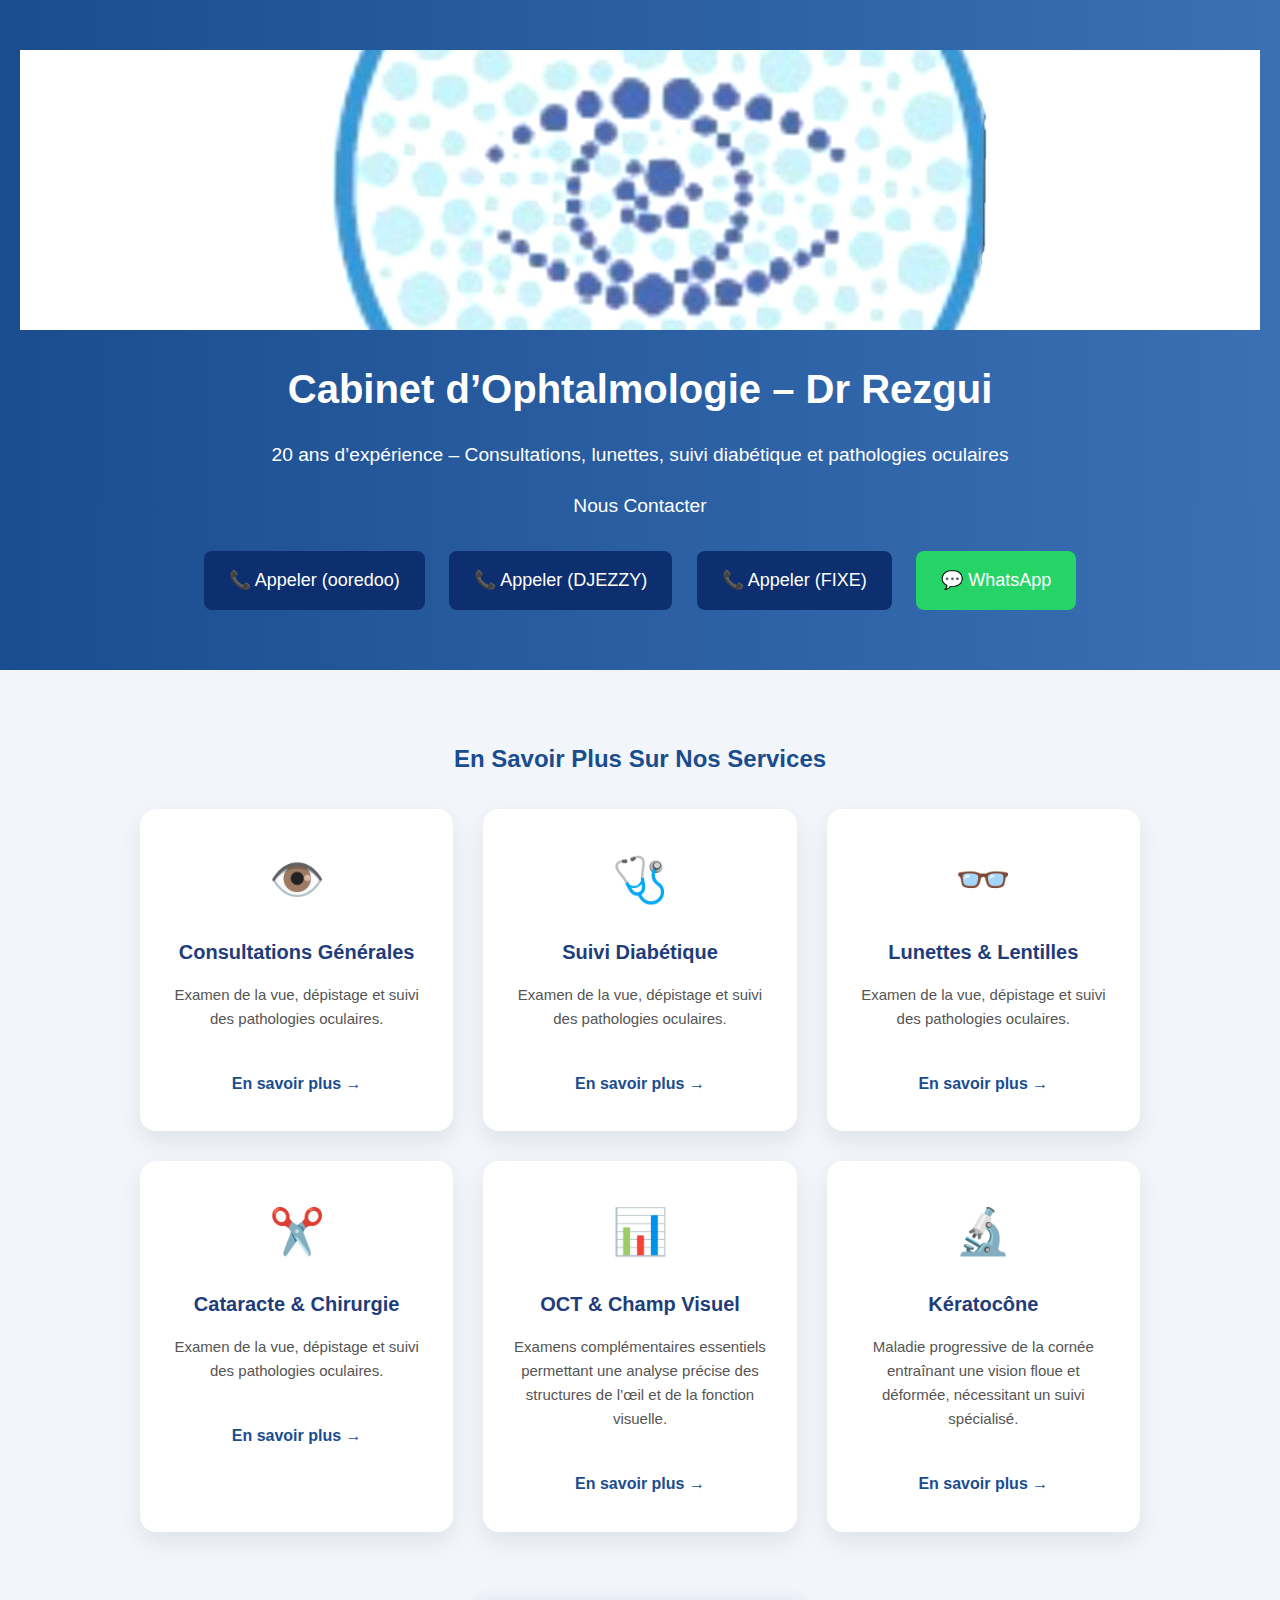
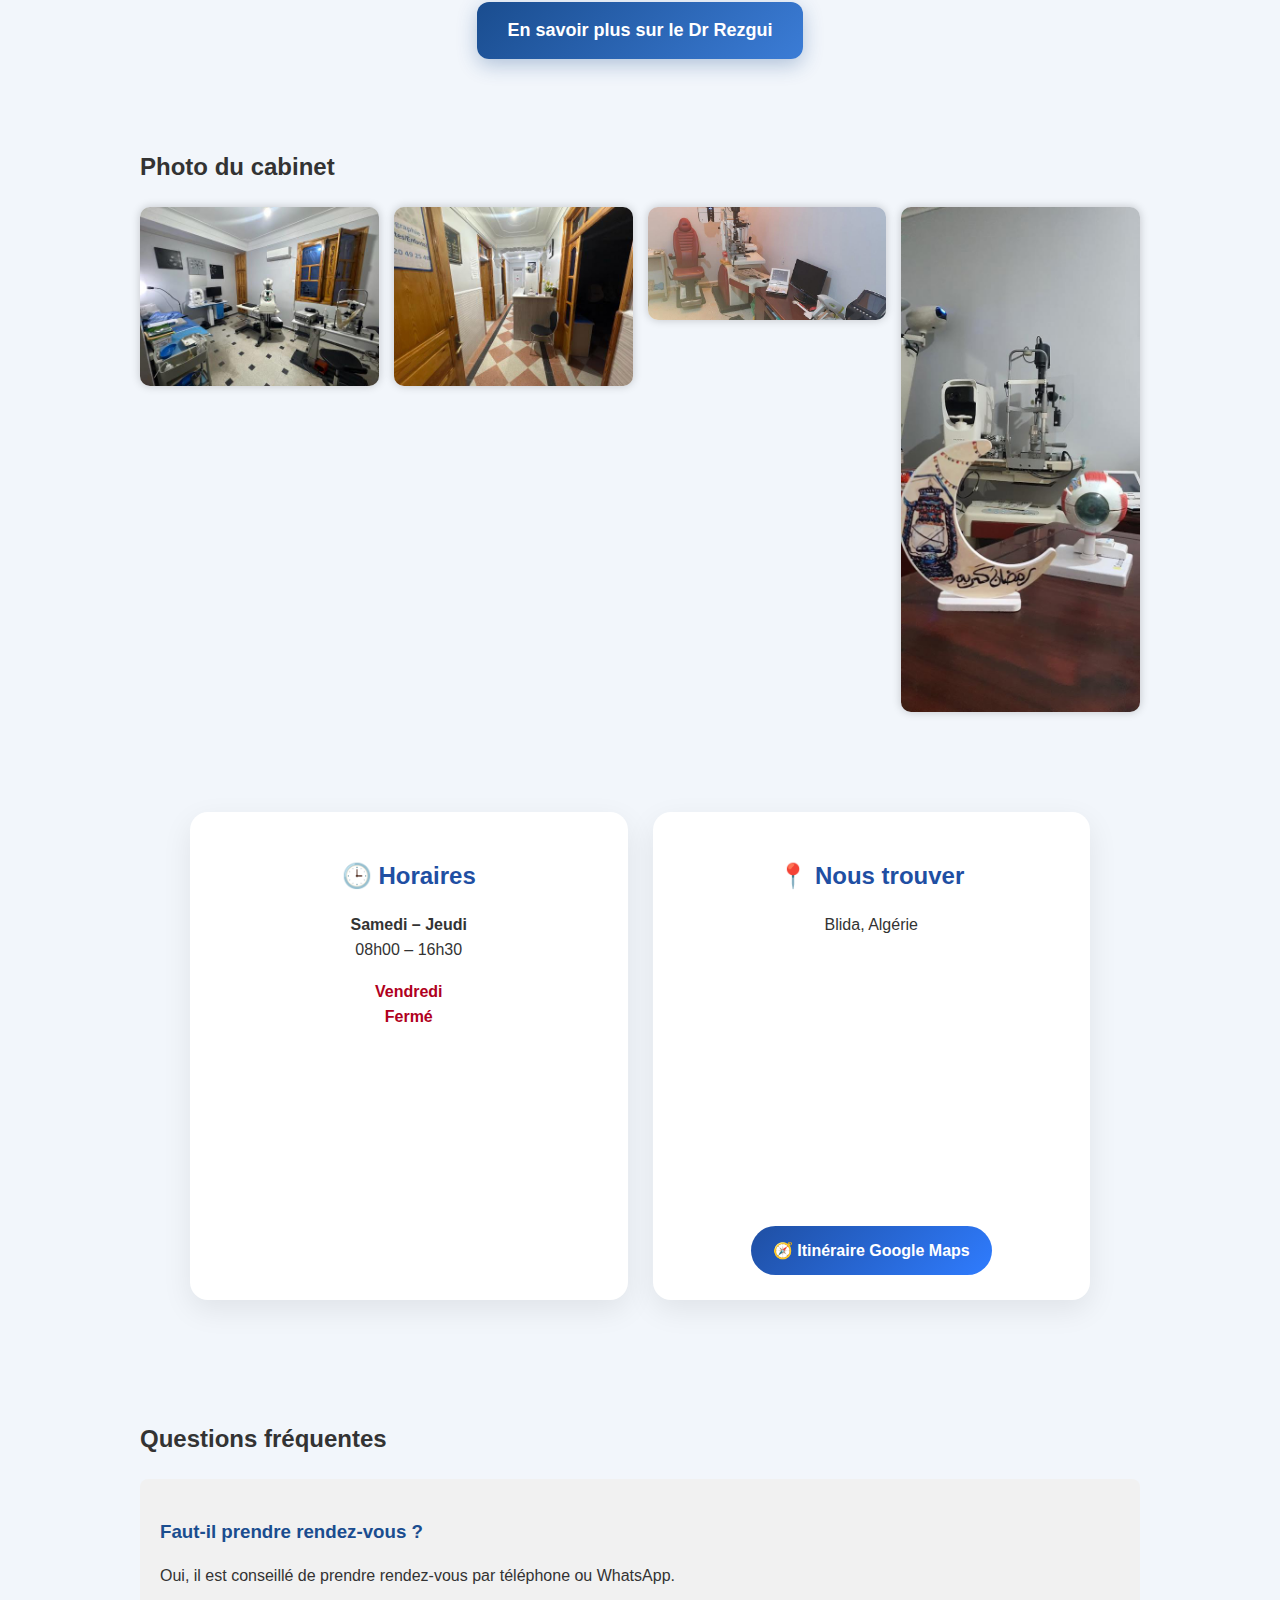
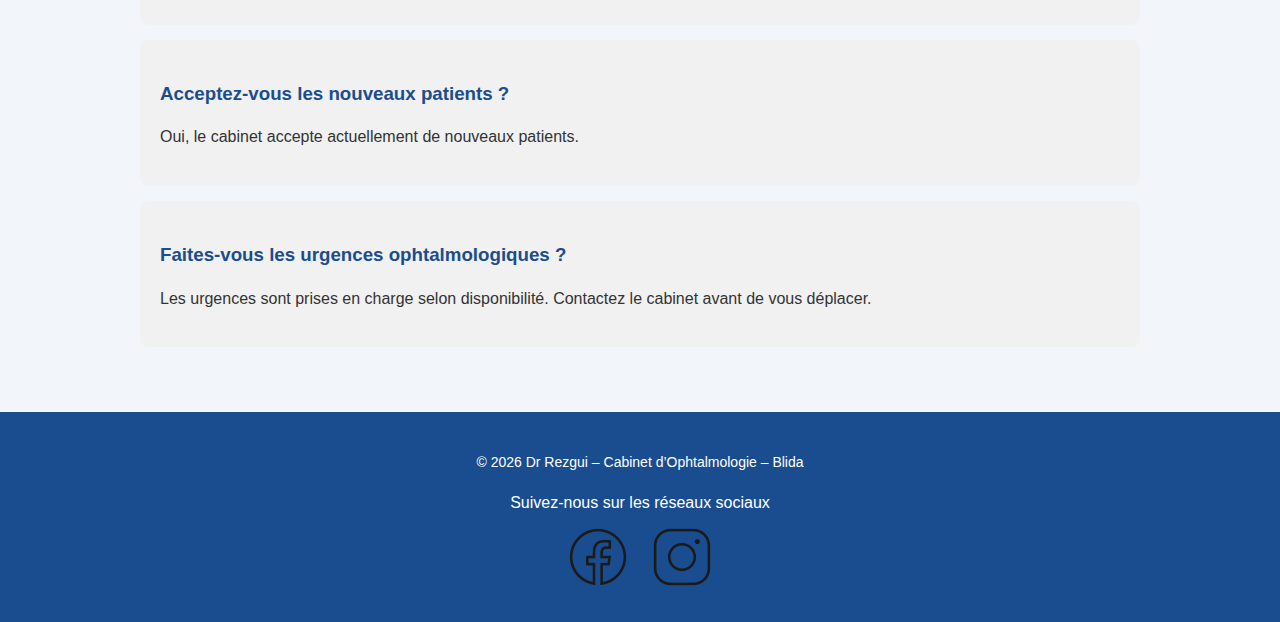
<file: index.html>
<!DOCTYPE html>
<html lang="fr">
<head>
    <meta charset="UTF-8">
    <meta name="description" content="Cabinet d'Ophtalmologie du Dr Rezgui à Blida. Examens de la vue, suivi diabétique et contrôle de la rétine.">
    <meta name="viewport" content="width=device-width, initial-scale=1.0">
    <title>Cabinet d'Ophtalmologie – Dr Rezgui – Blida</title>
    <link rel="icon" type="image/png" href="favicon-32x32.png">
    <link rel="stylesheet" href="style.css">
</head>
<body>
    <!-- Header -->
    <header>
        <div class="banner">
    <div class="banner-content">
    </div> 
</div>
        <h1>Cabinet d’Ophtalmologie – Dr Rezgui</h1>
        <p>20 ans d’expérience – Consultations, lunettes, suivi diabétique et pathologies oculaires</p>
        <div class="header-buttons">
            <p>Nous Contacter</p>
            <a href="tel:0549363821" class="btn">📞 Appeler (ooredoo)</a>
            <a href="tel:0777119954" class="btn">📞 Appeler (DJEZZY)</a>
            <a href="tel:020492540" class="btn">📞 Appeler (FIXE)</a>
            <a href="https://wa.me/213549363821" class="btn whatsapp">💬 WhatsApp</a>
        </div>
    </header>
    <!-- Section Services -->
    <section id="services">
        <h2>En Savoir Plus Sur Nos Services</h2>
        <div class="services-grid">
            <div class="service-card">
            <div class="icon">👁️</div>
                <h3>Consultations Générales</h3>
                <p>Examen de la vue, dépistage et suivi des pathologies oculaires.</p>

                <a href="consultations.html" class="service-link">
                   En savoir plus →
                </a>
            </div>
             <div class="service-card">
                <div class="icon">🩺</div>
                <h3>Suivi Diabétique</h3>
                <p>Examen de la vue, dépistage et suivi des pathologies oculaires.</p>

                <a href="diabete.html" class="service-link">
                   En savoir plus →
                </a>
            </div>
             <div class="service-card">
               <div class="icon">👓</div>
               <h3>Lunettes & Lentilles</h3>
               <p>Examen de la vue, dépistage et suivi des pathologies oculaires.</p>

               <a href="lunettes.html" class="service-link">
                  En savoir plus →
                </a>
            </div>
             <div class="service-card">
                <div class="icon">✂️</div>
                <h3>Cataracte & Chirurgie</h3>
                <p>Examen de la vue, dépistage et suivi des pathologies oculaires.</p>

                <a href="chirurgie.html" class="service-link">
                   En savoir plus →
                </a>
            </div>
            <div class="service-card">
            <div class="icon">📊</div>
            <h3>OCT & Champ Visuel</h3>

            <p>
                Examens complémentaires essentiels permettant une analyse précise
                des structures de l’œil et de la fonction visuelle.
            </p>
            <a href="oct-champ-visuel.html" class="service-link">
                En savoir plus →
            </a>
            </div>
            <div class="service-card">
            <div class="icon">🔬</div>
            <h3>Kératocône</h3>
            <p>
                Maladie progressive de la cornée entraînant une vision floue
                et déformée, nécessitant un suivi spécialisé.
            </p>

            <a href="keratocone.html" class="service-link">
                En savoir plus →
            </a>
        </div>
    </section>

    <!-- Bouton responsive vers la page À propos du médecin -->
<div class="btn-container">
    <a href="apropos-medecin.html" class="btn-apropos">
        En savoir plus sur le Dr Rezgui
    </a>
</div>

    <section id="gallery">
    <h2>Photo du cabinet</h2>

    <div class="gallery">
        <img src="photo1.jpg">
        <img src="photo2.jpg">
        <img src="photo3.jpg">
        <img src="photo4.jpg">
    </div>
</section>

    <!-- Section Horaires -->
     <section class="info-section">

  <div class="info-card">
    <h2>🕒 Horaires</h2>
    <p><strong>Samedi – Jeudi</strong><br>08h00 – 16h30</p>
    <p class="closed"><strong>Vendredi</strong><br>Fermé</p>
  </div>

    <!-- Section Contact -->
  <div class="info-card">
    <h2>📍 Nous trouver</h2>
    <p>Blida, Algérie</p>

    <div class="map-container">
      <iframe
        src="https://www.google.com/maps?q=cabinet%20d%27ophtalmologie%20du%20Dr%20Rezgui%20Nesrine&output=embed"
        allowfullscreen
        loading="lazy">
      </iframe>
    </div>
    <a 
  href="https://www.google.com/maps/dir/?api=1&destination=cabinet+d'ophtalmologie+du+Dr+Rezgui+Nesrine+Blida"
  target="_blank"
  class="btn-itineraire">
  🧭 Itinéraire Google Maps
</a>
  </div>

</section>

    <section id="faq">
    <h2>Questions fréquentes</h2>

    <div class="faq-item">
        <h3>Faut-il prendre rendez-vous ?</h3>
        <p>Oui, il est conseillé de prendre rendez-vous par téléphone ou WhatsApp.</p>
    </div>

    <div class="faq-item">
        <h3>Acceptez-vous les nouveaux patients ?</h3>
        <p>Oui, le cabinet accepte actuellement de nouveaux patients.</p>
    </div>

    <div class="faq-item">
        <h3>Faites-vous les urgences ophtalmologiques ?</h3>
        <p>Les urgences sont prises en charge selon disponibilité. Contactez le cabinet avant de vous déplacer.</p>
    </div>
</section>

    <!-- Footer -->
   <footer class="footer">
  <p class="copyright">
    © 2026 Dr Rezgui – Cabinet d’Ophtalmologie – Blida
  </p>

  <p class="follow-text">
    Suivez-nous sur les réseaux sociaux
  </p>

  <div class="social-links">
    <a href="https://www.facebook.com/share/1HzjNVDKbt/?mibextid=wwXIfr" target="_blank">
      <img src="facebook.png" alt="Facebook">
    </a>

    <a href="https://www.instagram.com/dr_rezgui_nesrine?igsh=aWdqMDcyYnVlcGpi" target="_blank">
      <img src="instagram.png" alt="Instagram">
    </a>
  </div>
</footer>
</body>
</html>
</file>
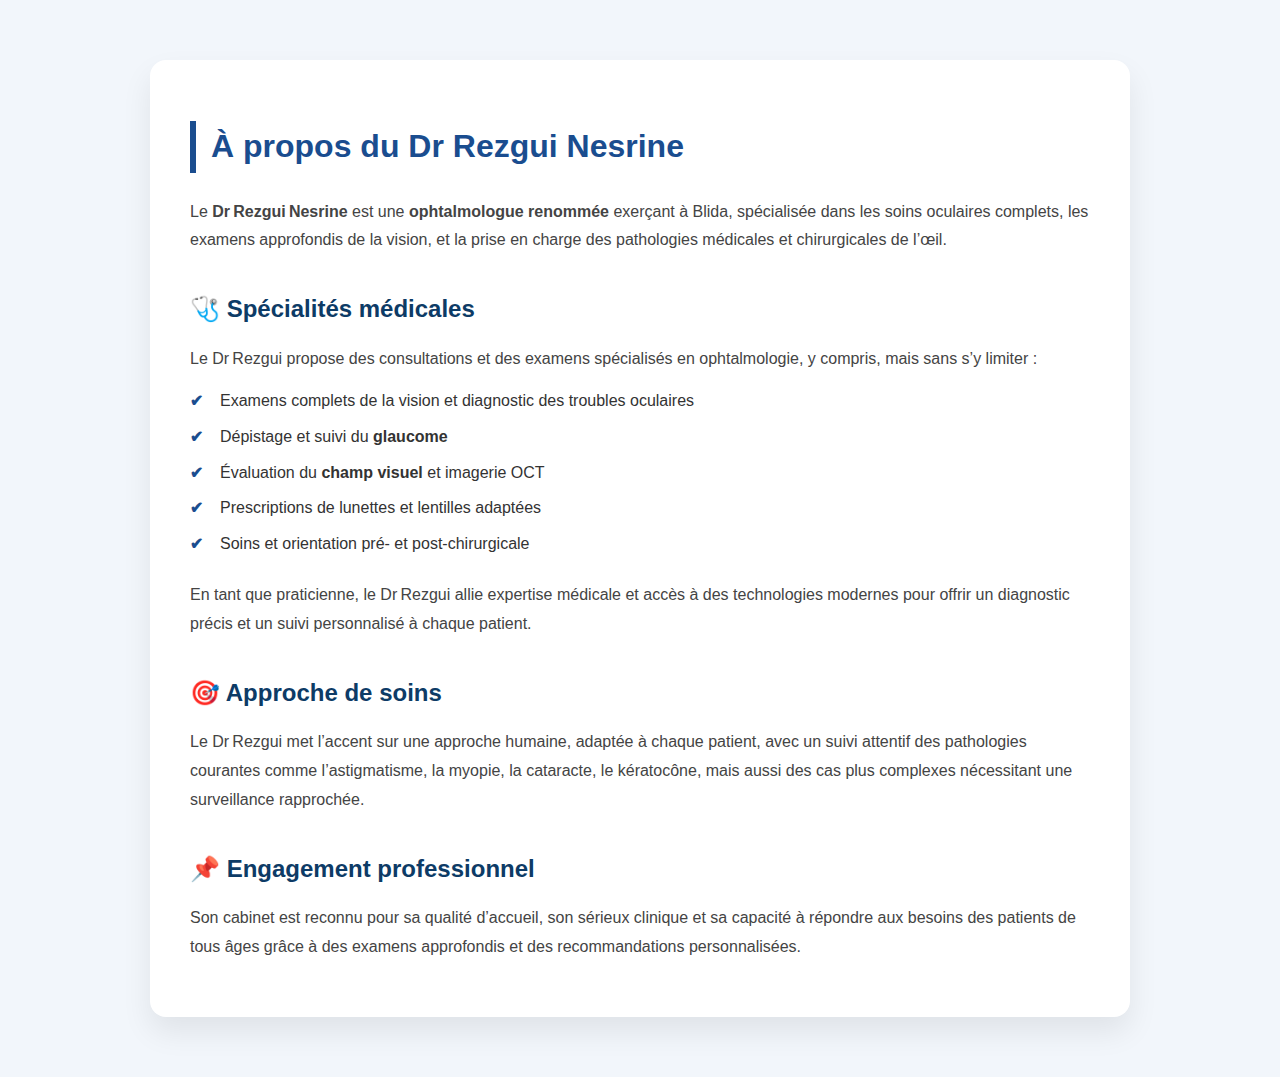
<file: apropos-medecin.html>
<!DOCTYPE html>
<html lang="fr">
<head>
    <meta charset="UTF-8">
    <title>À propos du Dr Rezgui Nesrine – Ophtalmologue</title>
    <link rel="stylesheet" href="style.css">
</head>
<body>

<section class="page-detail">

    <h1>À propos du Dr Rezgui Nesrine</h1>

    <p>
        Le <strong>Dr Rezgui Nesrine</strong> est une <strong>ophtalmologue renommée</strong> exerçant à Blida,
        spécialisée dans les soins oculaires complets, les examens approfondis de la vision,
        et la prise en charge des pathologies médicales et chirurgicales de l’œil. 
    </p>

    <h2>🩺 Spécialités médicales</h2>
    <p>
        Le Dr Rezgui propose des consultations et des examens spécialisés en ophtalmologie,
        y compris, mais sans s’y limiter :
    </p>

    <ul>
        <li>Examens complets de la vision et diagnostic des troubles oculaires</li>
        <li>Dépistage et suivi du <strong>glaucome</strong></li>
        <li>Évaluation du <strong>champ visuel</strong> et imagerie OCT</li>
        <li>Prescriptions de lunettes et lentilles adaptées</li>
        <li>Soins et orientation pré‑ et post‑chirurgicale</li>
    </ul>

    <p>
        En tant que praticienne, le Dr Rezgui allie expertise médicale et accès à des technologies modernes
        pour offrir un diagnostic précis et un suivi personnalisé à chaque patient.

    <h2>🎯 Approche de soins</h2>
    <p>
        Le Dr Rezgui met l’accent sur une approche humaine, adaptée à chaque patient, avec un
        suivi attentif des pathologies courantes comme l’astigmatisme, la myopie, la cataracte, le
        kératocône, mais aussi des cas plus complexes nécessitant une surveillance rapprochée.
    </p>

    <h2>📌 Engagement professionnel</h2>
    <p>
        Son cabinet est reconnu pour sa qualité d’accueil, son sérieux clinique et sa capacité
        à répondre aux besoins des patients de tous âges grâce à des examens approfondis et des
        recommandations personnalisées.
    </p>

</section>

</body>
</html>
</file>
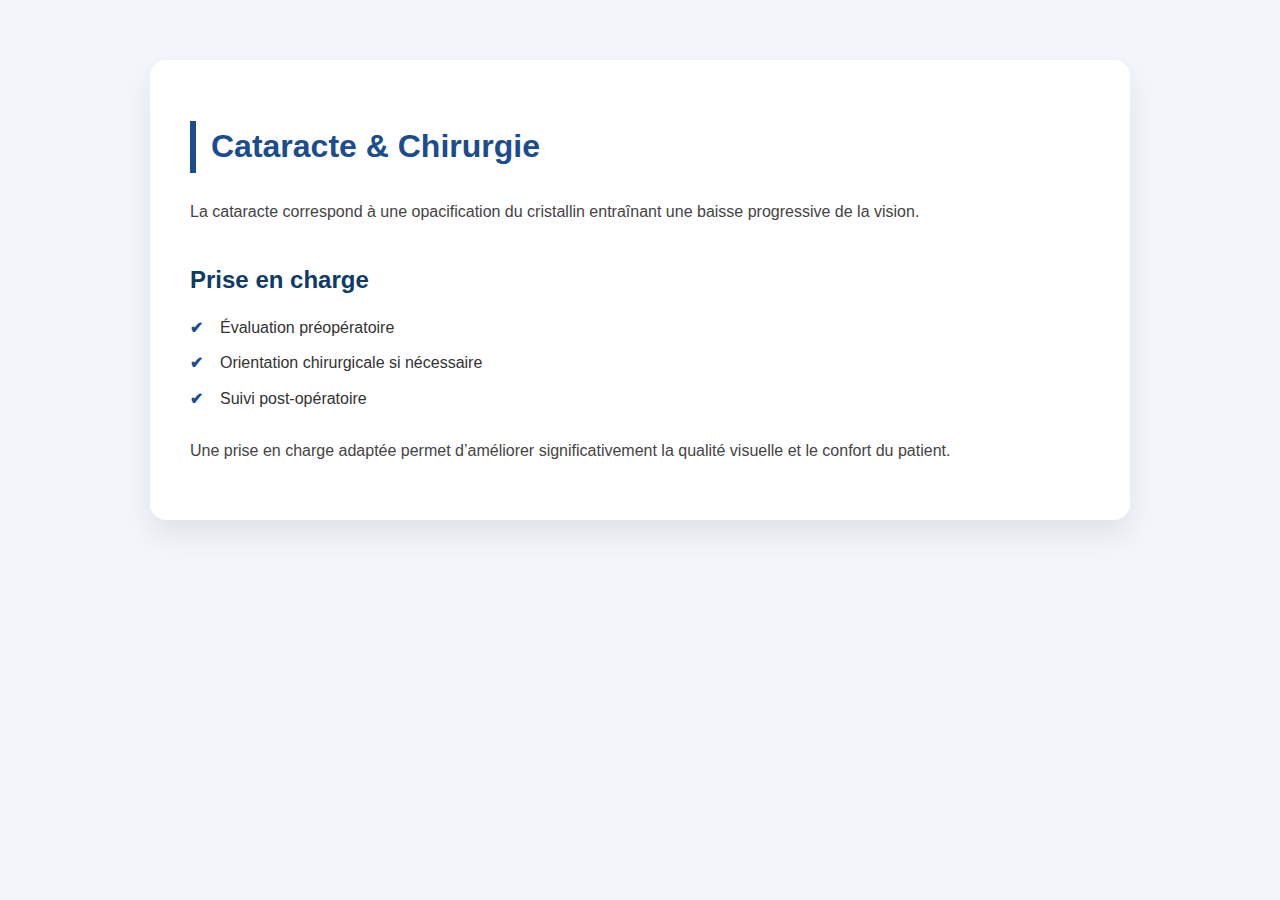
<file: chirurgie.html>
<!DOCTYPE html>
<html lang="fr">
<head>
<meta charset="UTF-8">
<title>Cataracte & Chirurgie</title>
<link rel="stylesheet" href="style.css">
</head>
<body>

<section class="page-detail">
<h1>Cataracte & Chirurgie</h1>

<p>
La cataracte correspond à une opacification du cristallin entraînant
une baisse progressive de la vision.
</p>

<h2>Prise en charge</h2>
<ul>
<li>Évaluation préopératoire</li>
<li>Orientation chirurgicale si nécessaire</li>
<li>Suivi post-opératoire</li>
</ul>

<p>
Une prise en charge adaptée permet d’améliorer significativement
la qualité visuelle et le confort du patient.
</p>
</section>

</body>
</html>
</file>
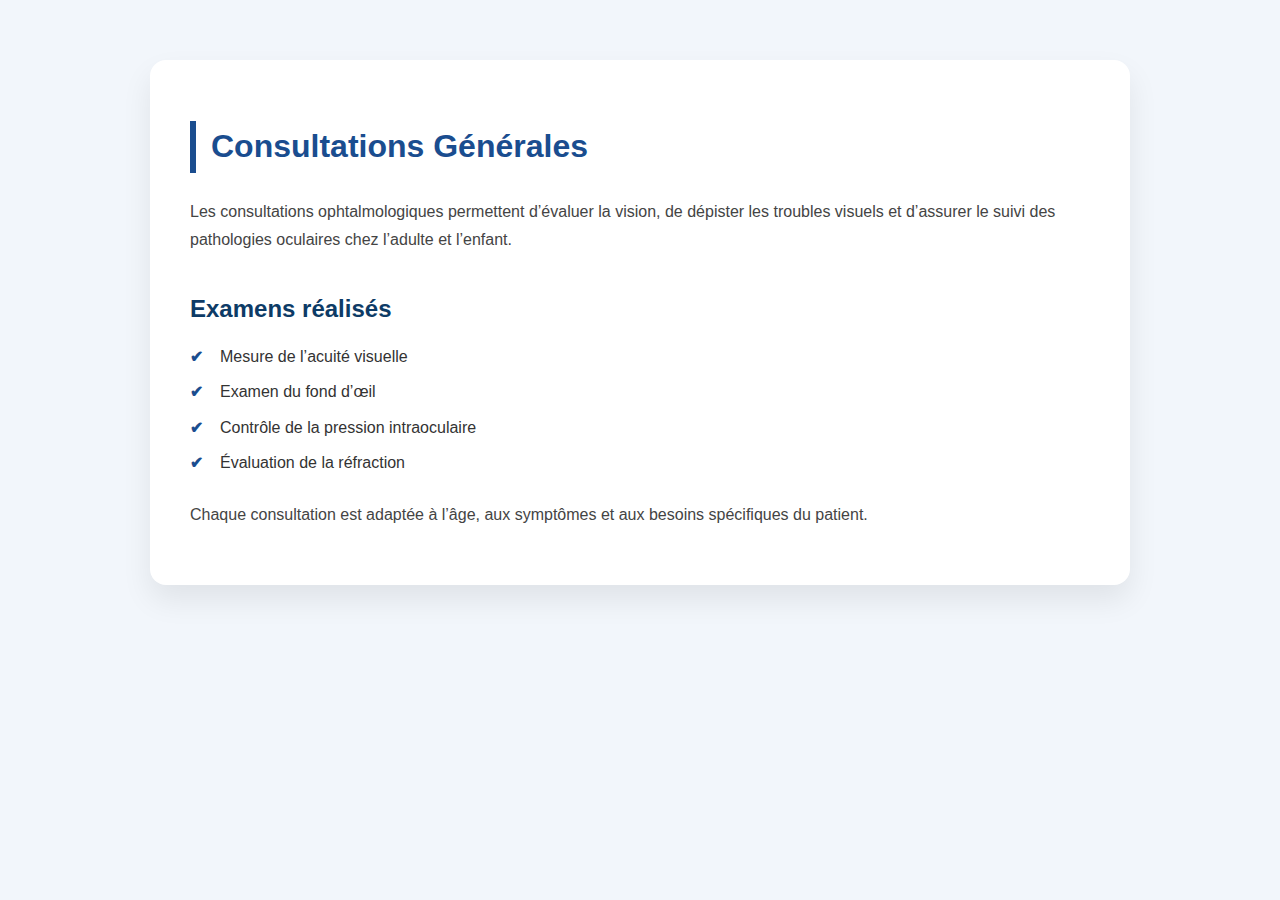
<file: consultations.html>
<!DOCTYPE html>
<html lang="fr">
<head>
<meta charset="UTF-8">
<title>Consultations Générales</title>
<link rel="stylesheet" href="style.css">
</head>
<body>

<section class="page-detail">
<h1>Consultations Générales</h1>

<p>
Les consultations ophtalmologiques permettent d’évaluer la vision,
de dépister les troubles visuels et d’assurer le suivi des pathologies
oculaires chez l’adulte et l’enfant.
</p>

<h2>Examens réalisés</h2>
<ul>
<li>Mesure de l’acuité visuelle</li>
<li>Examen du fond d’œil</li>
<li>Contrôle de la pression intraoculaire</li>
<li>Évaluation de la réfraction</li>
</ul>

<p>
Chaque consultation est adaptée à l’âge, aux symptômes
et aux besoins spécifiques du patient.
</p>
</section>

</body>
</html>
</file>
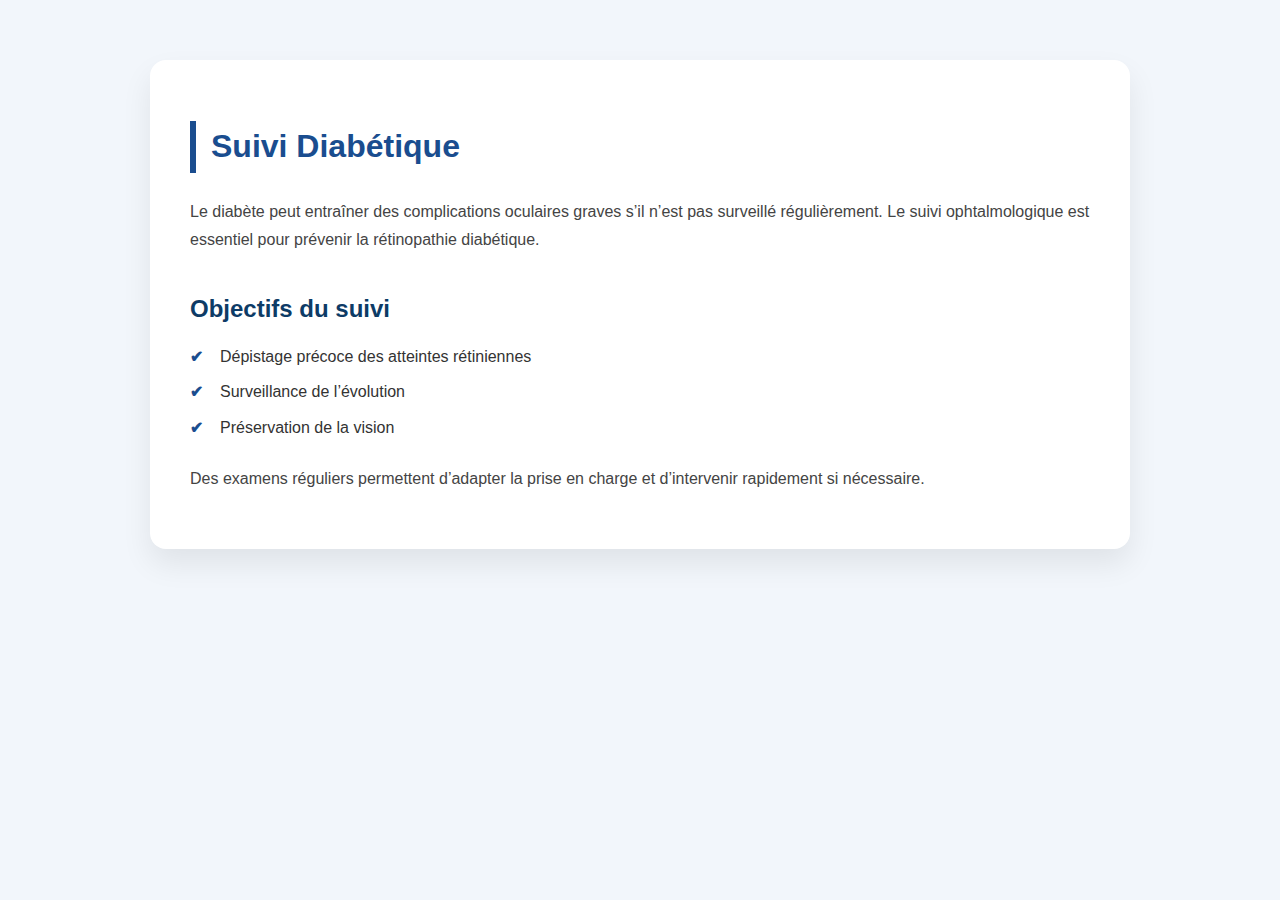
<file: diabete.html>
<!DOCTYPE html>
<html lang="fr">
<head>
<meta charset="UTF-8">
<title>Suivi Diabétique</title>
<link rel="stylesheet" href="style.css">
</head>
<body>

<section class="page-detail">
<h1>Suivi Diabétique</h1>

<p>
Le diabète peut entraîner des complications oculaires graves s’il
n’est pas surveillé régulièrement. Le suivi ophtalmologique est
essentiel pour prévenir la rétinopathie diabétique.
</p>

<h2>Objectifs du suivi</h2>
<ul>
<li>Dépistage précoce des atteintes rétiniennes</li>
<li>Surveillance de l’évolution</li>
<li>Préservation de la vision</li>
</ul>

<p>
Des examens réguliers permettent d’adapter la prise en charge
et d’intervenir rapidement si nécessaire.
</p>
</section>

</body>
</html>
</file>
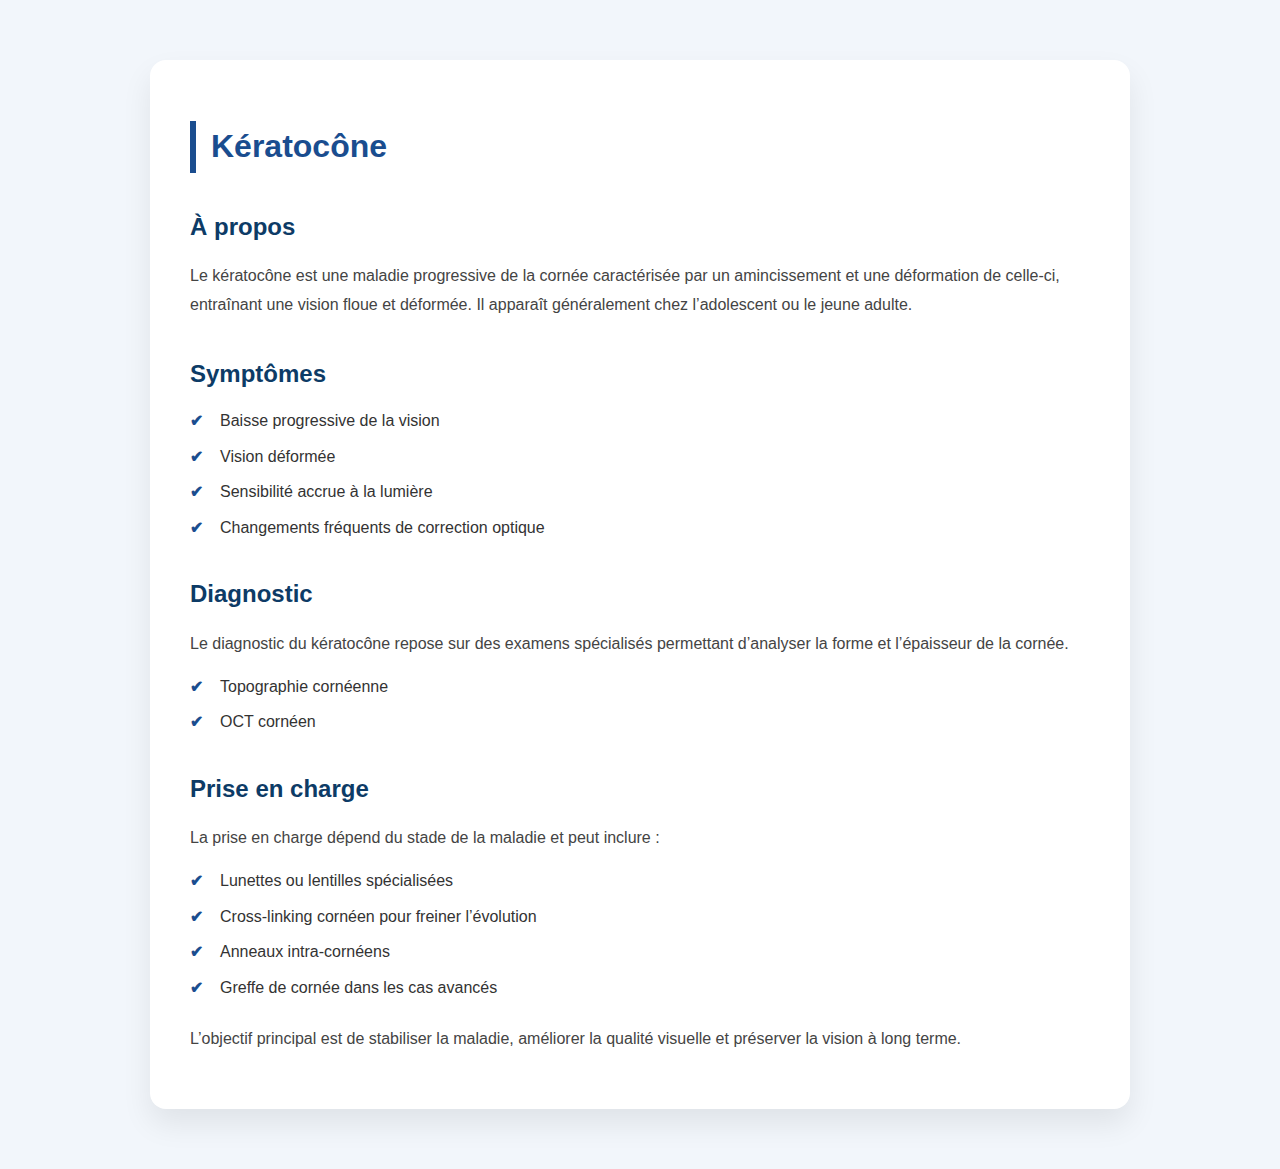
<file: keratocone.html>
<!DOCTYPE html>
<html lang="fr">
<head>
    <meta charset="UTF-8">
    <title>Kératocône – Cabinet d’Ophtalmologie</title>
    <link rel="stylesheet" href="style.css">
</head>
<body>

<section class="page-detail">

<h1>Kératocône</h1>

<h2>À propos</h2>
<p>
Le kératocône est une maladie progressive de la cornée caractérisée par un
amincissement et une déformation de celle-ci, entraînant une vision floue
et déformée. Il apparaît généralement chez l’adolescent ou le jeune adulte.
</p>

<h2>Symptômes</h2>
<ul>
    <li>Baisse progressive de la vision</li>
    <li>Vision déformée</li>
    <li>Sensibilité accrue à la lumière</li>
    <li>Changements fréquents de correction optique</li>
</ul>

<h2>Diagnostic</h2>
<p>
Le diagnostic du kératocône repose sur des examens spécialisés permettant
d’analyser la forme et l’épaisseur de la cornée.
</p>
<ul>
    <li>Topographie cornéenne</li>
    <li>OCT cornéen</li>
</ul>

<h2>Prise en charge</h2>
<p>
La prise en charge dépend du stade de la maladie et peut inclure :
</p>
<ul>
    <li>Lunettes ou lentilles spécialisées</li>
    <li>Cross-linking cornéen pour freiner l’évolution</li>
    <li>Anneaux intra-cornéens</li>
    <li>Greffe de cornée dans les cas avancés</li>
</ul>

<p>
L’objectif principal est de stabiliser la maladie, améliorer la qualité
visuelle et préserver la vision à long terme.
</p>

</section>

</body>
</html>
</file>
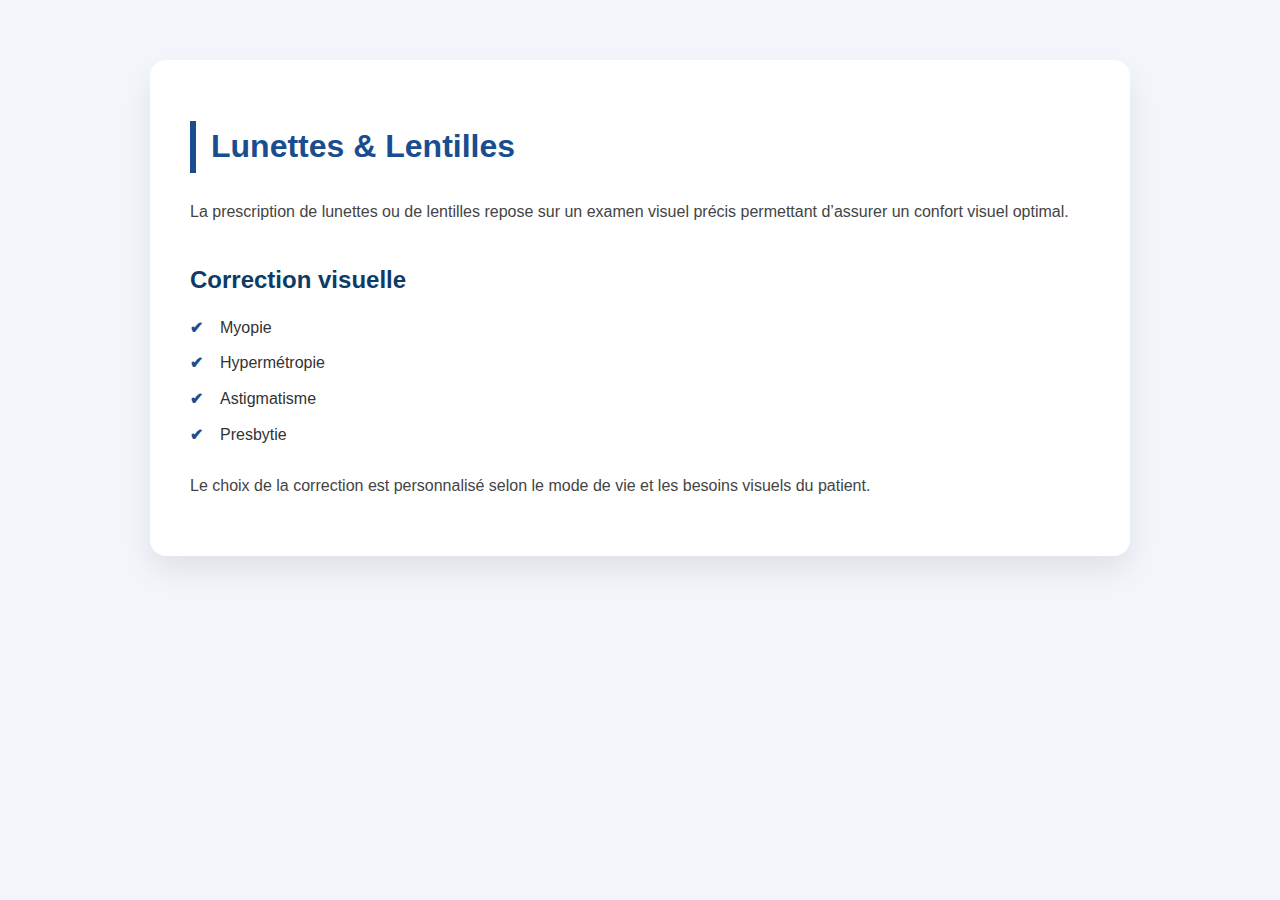
<file: lunettes.html>
<!DOCTYPE html>
<html lang="fr">
<head>
<meta charset="UTF-8">
<title>Lunettes & Lentilles</title>
<link rel="stylesheet" href="style.css">
</head>
<body>

<section class="page-detail">
<h1>Lunettes & Lentilles</h1>

<p>
La prescription de lunettes ou de lentilles repose sur un examen visuel
précis permettant d’assurer un confort visuel optimal.
</p>

<h2>Correction visuelle</h2>
<ul>
<li>Myopie</li>
<li>Hypermétropie</li>
<li>Astigmatisme</li>
<li>Presbytie</li>
</ul>

<p>
Le choix de la correction est personnalisé selon le mode de vie
et les besoins visuels du patient.
</p>
</section>

</body>
</html>
</file>
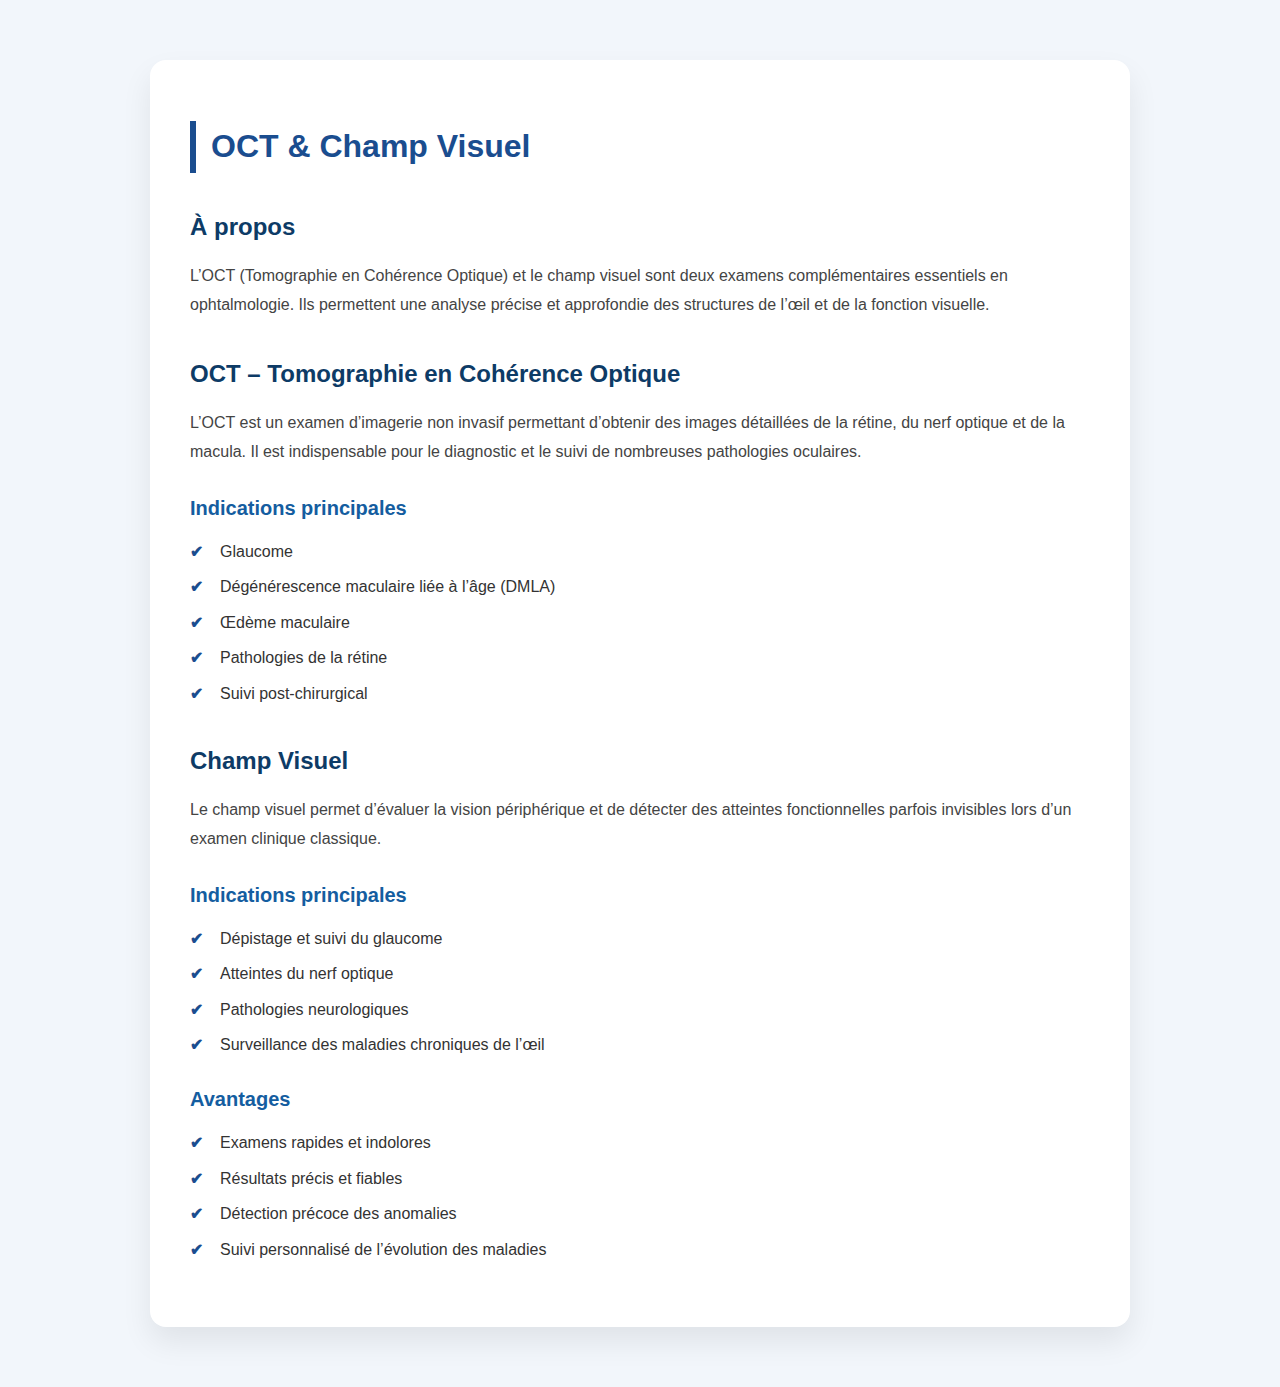
<file: oct-champ-visuel.html>
<!DOCTYPE html>
<html lang="fr">
<head>
    <meta charset="UTF-8">
    <title>OCT & Champ Visuel – Cabinet d’Ophtalmologie</title>
    <link rel="stylesheet" href="style.css">
</head>
<body>

<section class="page-detail">

<h1>OCT & Champ Visuel</h1>

<h2>À propos</h2>
<p>
L’OCT (Tomographie en Cohérence Optique) et le champ visuel sont deux examens
complémentaires essentiels en ophtalmologie. Ils permettent une analyse précise
et approfondie des structures de l’œil et de la fonction visuelle.
</p>

<h2>OCT – Tomographie en Cohérence Optique</h2>
<p>
L’OCT est un examen d’imagerie non invasif permettant d’obtenir des images
détaillées de la rétine, du nerf optique et de la macula. Il est indispensable
pour le diagnostic et le suivi de nombreuses pathologies oculaires.
</p>

<h3>Indications principales</h3>
<ul>
    <li>Glaucome</li>
    <li>Dégénérescence maculaire liée à l’âge (DMLA)</li>
    <li>Œdème maculaire</li>
    <li>Pathologies de la rétine</li>
    <li>Suivi post-chirurgical</li>
</ul>

<h2>Champ Visuel</h2>
<p>
Le champ visuel permet d’évaluer la vision périphérique et de détecter
des atteintes fonctionnelles parfois invisibles lors d’un examen clinique classique.
</p>

<h3>Indications principales</h3>
<ul>
    <li>Dépistage et suivi du glaucome</li>
    <li>Atteintes du nerf optique</li>
    <li>Pathologies neurologiques</li>
    <li>Surveillance des maladies chroniques de l’œil</li>
</ul>

<h3>Avantages</h3>
<ul>
    <li>Examens rapides et indolores</li>
    <li>Résultats précis et fiables</li>
    <li>Détection précoce des anomalies</li>
    <li>Suivi personnalisé de l’évolution des maladies</li>
</ul>

</section>

</body>
</html>
</file>
<file: style.css>
body {
    font-family: Arial, sans-serif;
    margin: 0;
    padding: 0;
    background-color: #f8f9fa;
    color: #333;
    line-height: 1.6;
}

/* Header */
header {
    text-align: center;
    padding: 50px 20px;
    background: linear-gradient(to right, #1a4d8f, #3b70b5);
    color: white;
}

header h1 {
    font-size: 2.5em;
    margin-bottom: 10px;
}

header p {
    font-size: 1.2em;
    margin-bottom: 20px;
}

.header-buttons a {
    display: inline-block;
    margin: 10px;
    padding: 15px 25px;
    font-size: 18px;
    color: white;
    text-decoration: none;
    border-radius: 8px;
}

.header-buttons .btn {
    background-color: #0d2f6f;
}

.header-buttons .whatsapp {
    background-color: #25D366;
}

/* Sections */
section {
    padding: 50px 20px;
    max-width: 1000px;
    margin: 0 auto;
}

/* Services */
#services h2,
#horaires h2,
#contact h2 {
    text-align: center;
    color: #1a4d8f;
    margin-bottom: 30px;
}

.service-list {
    display: grid;
    grid-template-columns: repeat(auto-fit, minmax(220px, 1fr));
    gap: 20px;
}

.service-item {
    background-color: white;
    padding: 20px;
    border-radius: 10px;
    box-shadow: 0 0 15px rgba(0,0,0,0.1);
    text-align: center;
}

/* Horaires */
#horaires ul {
    list-style: none;
    padding: 0;
    text-align: center;
}

#horaires li {
    font-size: 18px;
    margin: 10px 0;
}

/* Map */
.map {
    margin-top: 20px;
    border-radius: 10px;
    overflow: hidden;
}

/* Responsive */
@media(max-width: 600px){
    header h1 {
        font-size: 2em;
    }
    .header-buttons a {
        font-size: 16px;
        padding: 12px 20px;
    }
}
.banner {
    background-image: url("banner.jpg");
    background-size: cover;
    background-position: center;
    height: 280px;
    position: relative;
    display: flex;
    filter: brightness(1.1);
    align-items: center;
}

.banner::after {
    content: "";
    position: absolute;
    top: 0;
    left: 0;
    width: 100%;
    height: 100%;
    background-color: rgba(255, 255, 255, 0.15);
}

.banner-content {
  position: relative;
  max-width: 500px;
  margin-left: 60px;
  color: #1f3b64;
  text-align: left;
}

.banner-content h1 {
    font-size: 24px;
    margin-bottom: 8px;
}

.banner-content p {
    font-size: 18px;
    line-height: 1.6;
    color: #3a4a5e;
}

.banner-logo {
  width: 60px;
  margin-bottom: 10px;
}

.gallery {
    display: grid;
    grid-template-columns: repeat(auto-fit, minmax(200px, 1fr));
    gap: 15px;
}

.gallery img {
    width: 100%;
    border-radius: 10px;
    box-shadow: 0 0 10px rgba(0,0,0,0.2);
}

.faq-item {
    background-color: #f1f1f1;
    padding: 20px;
    margin-bottom: 15px;
    border-radius: 8px;
}

.faq-item h3 {
    margin-bottom: 10px;
    color: #1a4d8f;
}

.service-link {
    display: inline-block;
    margin-top: 10px;
    color: #1a4d8f;
    font-weight: bold;
    text-decoration: none;
}

.service-link:hover {
    text-decoration: underline;
}

#service {
    max-width: 1100px;
    margin: 60px auto;
    padding: 0 20px;
}

.service-list {
    display: grid;
    grid-template-columns: repeat(auto-fit, minmax(300px, 1fr));
    gap: 30px;
}

.service-item {
    background: #f8f9fa;
    padding: 25px;
    border-radius: 15px;
    box-shadow: 0 8px 15px rgba(0,0,0,0.08);
}

.service-item h3 {
    color: #1a4d8f;
    margin-bottom: 10px;
}

.service-item p {
    color: #444;
    line-height: 1.6;
}

.service-link {
    display: inline-block;
    margin-top: 15px;
    color: #1a4d8f;
    font-weight: bold;
    text-decoration: none;
}

.service-link:hover {
    text-decoration: underline;
}

/* ===== STYLE GLOBAL DES PAGES DETAIL ===== */

body {
    background-color: #f2f6fb;
    font-family: 'Segoe UI', Arial, sans-serif;
    color: #333;
}

/* Conteneur principal */
.page-detail {
    max-width: 900px;
    margin: 60px auto;
    padding: 40px;
    background: white;
    border-radius: 16px;
    box-shadow: 0 15px 30px rgba(0, 0, 0, 0.08);
}

/* Titre principal */
.page-detail h1 {
    font-size: 32px;
    color: #1a4d8f;
    margin-bottom: 25px;
    border-left: 6px solid #1a4d8f;
    padding-left: 15px;
}

/* Titres secondaires */
.page-detail h2 {
    font-size: 24px;
    color: #0d3b66;
    margin-top: 35px;
    margin-bottom: 15px;
}

.page-detail h3 {
    font-size: 20px;
    color: #145da0;
    margin-top: 25px;
    margin-bottom: 10px;
}

/* Paragraphes */
.page-detail p {
    font-size: 16px;
    line-height: 1.8;
    margin-bottom: 15px;
    color: #444;
}

/* Listes */
.page-detail ul {
    margin: 15px 0 25px 20px;
    padding: 0;
}

.page-detail ul li {
    margin-bottom: 10px;
    padding-left: 10px;
    list-style: none;
    position: relative;
}

.page-detail ul li::before {
    content: "✔";
    position: absolute;
    left: -20px;
    color: #1a4d8f;
    font-weight: bold;
}

/* Séparation visuelle douce */
.page-detail hr {
    border: none;
    height: 1px;
    background: #e0e6ef;
    margin: 40px 0;
}

/* Responsive (mobile) */
@media (max-width: 768px) {
    .page-detail {
        margin: 30px 15px;
        padding: 25px;
    }

    .page-detail h1 {
        font-size: 26px;
    }

    .page-detail h2 {
        font-size: 20px;
    }
}

/* ===========================
   Section Services
=========================== */
.services {
    background-color: #e6f0ff; /* Fond bleu doux pour la section */
    padding: 60px 20px;
    text-align: center;
}

/* Titre de la section */
.services h2 {
    font-size: 32px;
    color: #1f3d7a; /* bleu foncé pour le titre */
    margin-bottom: 50px;
    font-family: 'Poppins', sans-serif;
}

/* Grille des cartes */
.services-grid {
    display: grid;
    grid-template-columns: repeat(3, 1fr);
    gap: 30px;
    max-width: 1200px;
    margin: 0 auto;
    justify-items: center;
}

/* Responsive pour tablette */
@media (max-width: 900px) {
    .services-grid {
        grid-template-columns: repeat(2, 1fr);
    }
}

/* Responsive pour mobile */
@media (max-width: 600px) {
    .services-grid {
        grid-template-columns: 1fr;
    }
}

/* Cartes */
.service-card {
    background: #ffffff;
    border-radius: 16px;
    padding: 35px 25px;
    box-shadow: 0 10px 25px rgba(0,0,0,0.08);
    transition: transform 0.3s ease, box-shadow 0.3s ease;
    text-align: center;
}

/* Hover sur les cartes */
.service-card:hover {
    transform: translateY(-10px);
    box-shadow: 0 20px 40px rgba(0,0,0,0.15);
}

/* Icones */
.service-card .icon {
    font-size: 45px;
    margin-bottom: 20px;
    color: #1f3d7a; /* même bleu que le titre */
}

/* Titre de la carte */
.service-card h3 {
    font-size: 20px;
    color: #1f3d7a;
    margin-bottom: 12px;
}

/* Description */
.service-card p {
    font-size: 15px;
    color: #555555;
    line-height: 1.6;
    margin-bottom: 25px;
}

/* Bouton */
.service-card .btn {
    display: inline-block;
    padding: 10px 22px;
    background-color: #1f3d7a;
    color: white;
    border-radius: 25px;
    font-size: 14px;
    text-decoration: none;
    transition: background-color 0.3s ease;
}

.service-card .btn:hover {
    background-color: #0f5fd4;
}

/* ===== Horaires & Nous Trouver ===== */

.info-section {
  display: grid;
  grid-template-columns: 1fr;
  gap: 25px;
  max-width: 900px;
  margin: 50px auto;
  padding: 0 20px;
}

.info-card {
  background: #ffffff;
  border-radius: 18px;
  padding: 25px;
  box-shadow: 0 10px 30px rgba(0,0,0,0.08);
  text-align: center;
}

.info-card h2 {
  color: #1f4fa3;
  font-size: 24px;
  margin-bottom: 15px;
}

.info-card p {
  font-size: 16px;
  color: #333;
  line-height: 1.6;
}

.info-card .closed {
  color: #b00020;
  margin-top: 10px;
  font-weight: bold;
}

/* Google Map */
.map-container {
  margin-top: 15px;
  border-radius: 15px;
  overflow: hidden;
}

.map-container iframe {
  width: 100%;
  height: 250px;
  border: none;
}

/* Desktop : 2 colonnes */
@media (min-width: 768px) {
  .info-section {
    grid-template-columns: 1fr 1fr;
  }
}

/* Bouton Itinéraire */
.btn-itineraire {
  display: inline-block;
  margin-top: 15px;
  padding: 12px 22px;
  background: linear-gradient(135deg, #1f4fa3, #2f7cff);
  color: white;
  text-decoration: none;
  font-weight: 600;
  border-radius: 30px;
  transition: all 0.3s ease;
}

.btn-itineraire:hover {
  transform: translateY(-2px);
  box-shadow: 0 10px 20px rgba(47,124,255,0.4);
}

/* ===== Footer Réseaux Sociaux ===== */

.footer {
  background: linear-gradient(135deg, #1a4d8f);
  color: white;
  text-align: center;
  padding: 25px 20px;   /* ↓ réduit l’espace */
}

/* Texte copyright */
.footer .copyright {
  font-size: 14px;
  margin-bottom: 12px; /* ↓ espace contrôlé */
}

/* Texte "Suivez-nous" */
.footer .follow-text {
  font-size: 16px;
  margin-bottom: 10px; /* ↓ petit espace */
}

/* Réseaux */
.social-links {
  display: flex;
  justify-content: center;
  gap: 20px;
  margin-top: 5px;     /* ↓ presque collé */
}

/* ===== Bouton À propos du médecin Responsive ===== */
.btn-apropos {
    display: inline-block;
    padding: 14px 30px;
    background: linear-gradient(135deg, #1a4d8f, #3b7cd6); /* Dégradé bleu moderne */
    color: #fff;
    font-size: 18px;
    font-weight: bold;
    text-decoration: none;
    border-radius: 12px;
    box-shadow: 0 6px 20px rgba(26, 77, 143, 0.3); /* Ombre douce */
    transition: all 0.4s ease;
    max-width: 100%;
    box-sizing: border-box;
    text-align: center;
}

.btn-apropos:hover {
    background: linear-gradient(135deg, #3b7cd6, #1a4d8f); /* Inverse le dégradé */
    transform: translateY(-3px);
    box-shadow: 0 10px 25px rgba(26, 77, 143, 0.4);
}

.btn-container {
    text-align: center; /* Centrer le bouton sur toutes les tailles */
    margin: 20px 0;
    padding: 0 10px;
}

/* Ajustement mobile */
@media (max-width: 600px) {
    .btn-apropos {
        font-size: 16px;
        padding: 12px 24px;
    }
}
</file>
